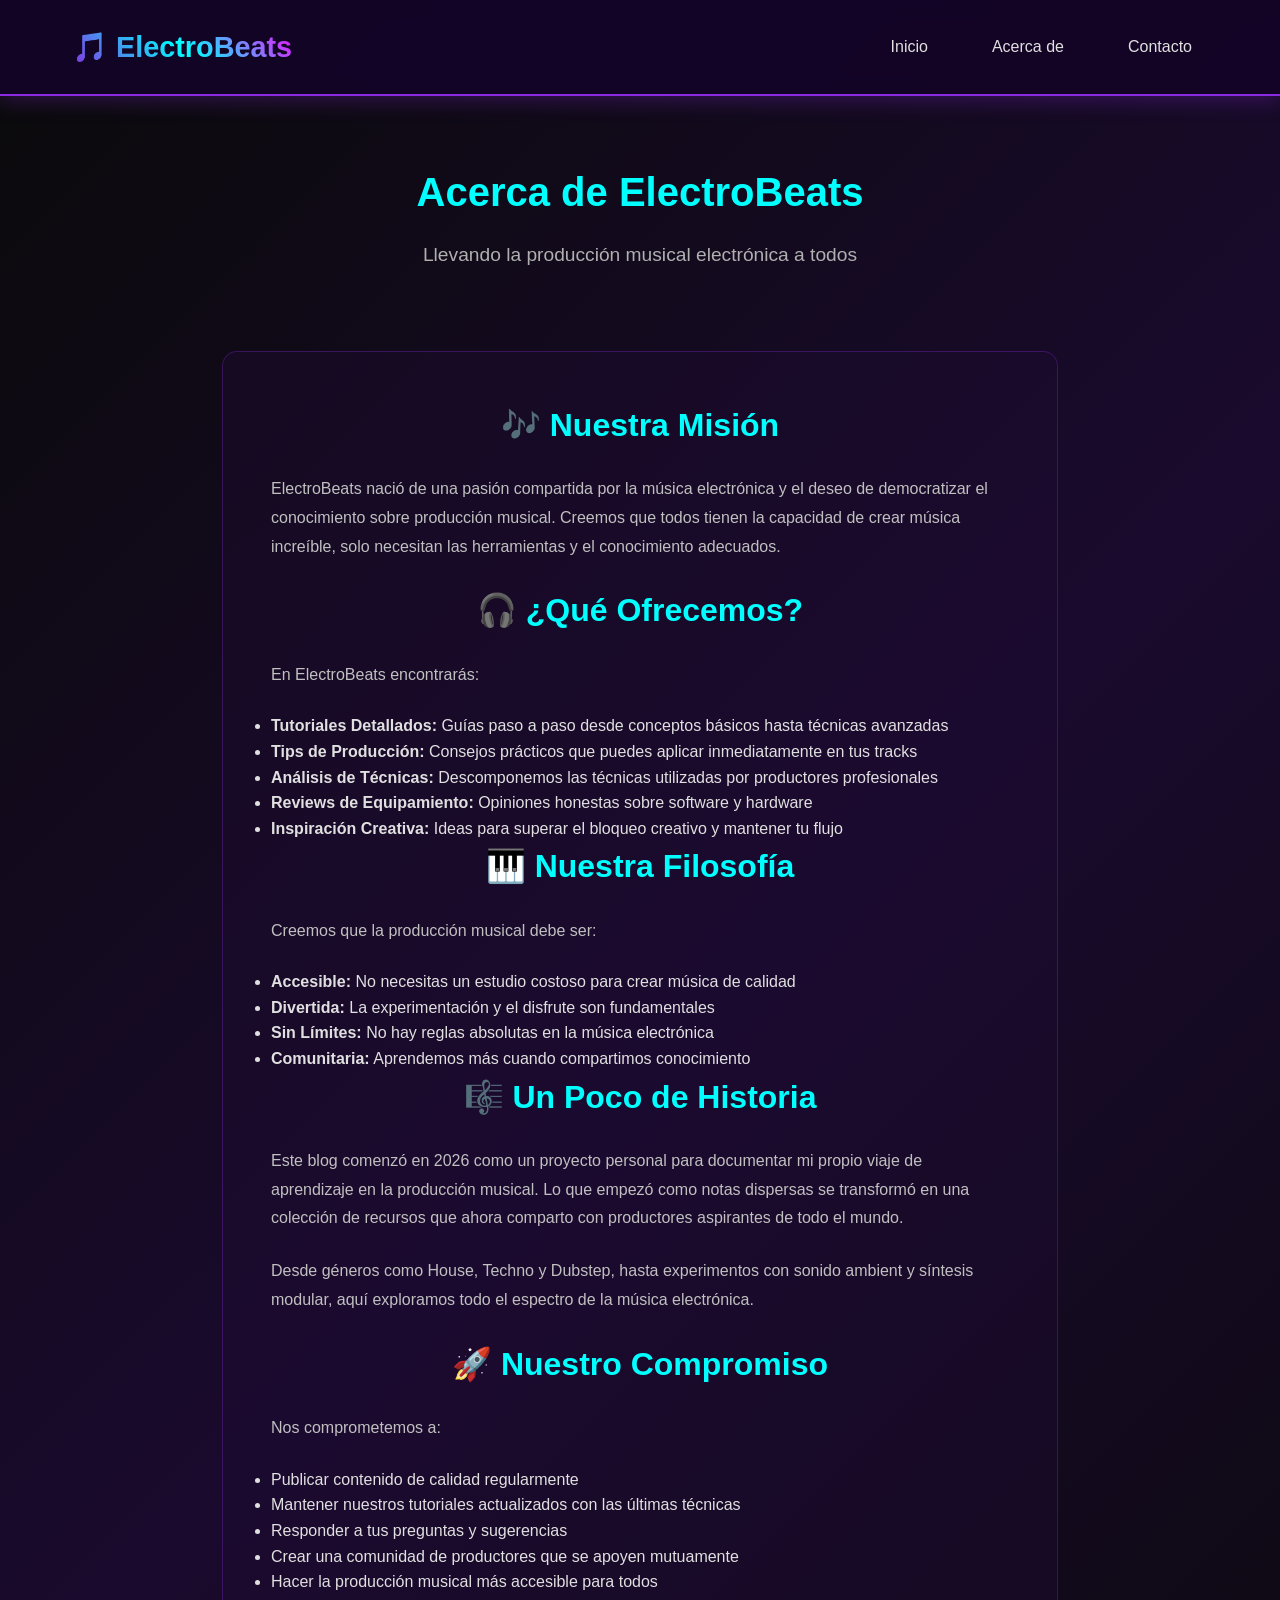
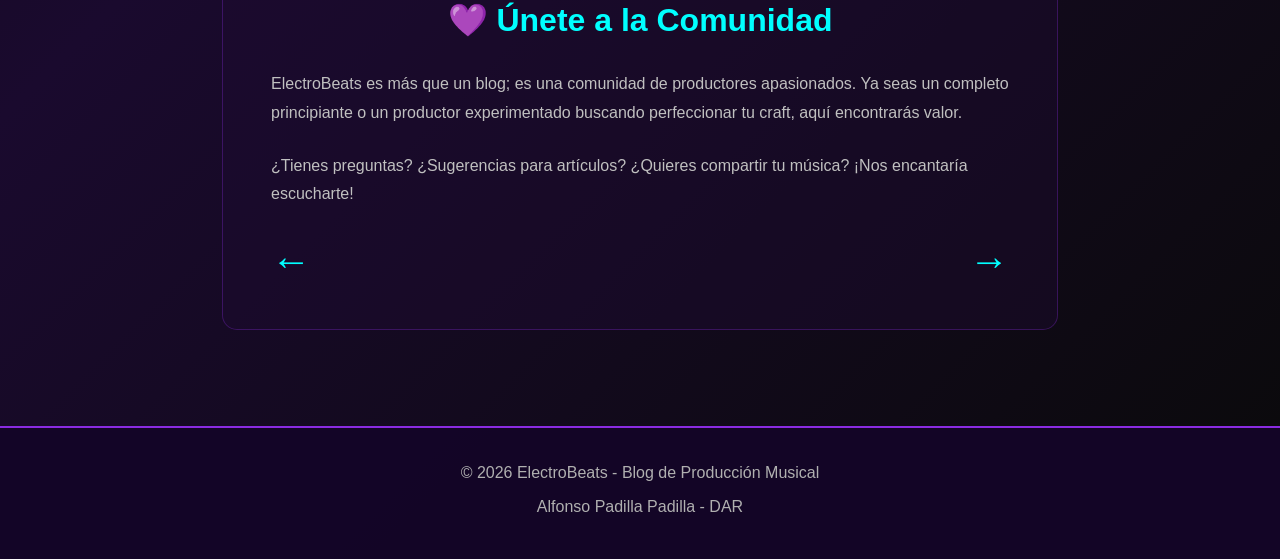
<file: acerca.html>
<!DOCTYPE html>
<html lang="es">
<head>
    <meta charset="UTF-8">
    <meta name="viewport" content="width=device-width, initial-scale=1.0">
    <title>Acerca de - ElectroBeats</title>
    <link rel="stylesheet" href="css/styles.css">
</head>
<body>
    <header>
        <nav>
            <a href="index.html" class="logo">🎵 ElectroBeats</a>
            <ul class="nav-links">
                <li><a href="index.html">Inicio</a></li>
                <li><a href="acerca.html">Acerca de</a></li>
                <li><a href="contacto.html">Contacto</a></li>
            </ul>
        </nav>
    </header>

    <main class="about-section">
        <div class="about-header">
            <h1>Acerca de ElectroBeats</h1>
            <p>Llevando la producción musical electrónica a todos</p>
        </div>

        <div class="about-content">
            <h2>🎶 Nuestra Misión</h2>
            <p>ElectroBeats nació de una pasión compartida por la música electrónica y el deseo de democratizar el conocimiento sobre producción musical. Creemos que todos tienen la capacidad de crear música increíble, solo necesitan las herramientas y el conocimiento adecuados.</p>

            <h2>🎧 ¿Qué Ofrecemos?</h2>
            <p>En ElectroBeats encontrarás:</p>
            <ul>
                <li><strong>Tutoriales Detallados:</strong> Guías paso a paso desde conceptos básicos hasta técnicas avanzadas</li>
                <li><strong>Tips de Producción:</strong> Consejos prácticos que puedes aplicar inmediatamente en tus tracks</li>
                <li><strong>Análisis de Técnicas:</strong> Descomponemos las técnicas utilizadas por productores profesionales</li>
                <li><strong>Reviews de Equipamiento:</strong> Opiniones honestas sobre software y hardware</li>
                <li><strong>Inspiración Creativa:</strong> Ideas para superar el bloqueo creativo y mantener tu flujo</li>
            </ul>

            <h2>🎹 Nuestra Filosofía</h2>
            <p>Creemos que la producción musical debe ser:</p>
            <ul>
                <li><strong>Accesible:</strong> No necesitas un estudio costoso para crear música de calidad</li>
                <li><strong>Divertida:</strong> La experimentación y el disfrute son fundamentales</li>
                <li><strong>Sin Límites:</strong> No hay reglas absolutas en la música electrónica</li>
                <li><strong>Comunitaria:</strong> Aprendemos más cuando compartimos conocimiento</li>
            </ul>

            <h2>🎼 Un Poco de Historia</h2>
            <p>Este blog comenzó en 2026 como un proyecto personal para documentar mi propio viaje de aprendizaje en la producción musical. Lo que empezó como notas dispersas se transformó en una colección de recursos que ahora comparto con productores aspirantes de todo el mundo.</p>

            <p>Desde géneros como House, Techno y Dubstep, hasta experimentos con sonido ambient y síntesis modular, aquí exploramos todo el espectro de la música electrónica.</p>

            <h2>🚀 Nuestro Compromiso</h2>
            <p>Nos comprometemos a:</p>
            <ul>
                <li>Publicar contenido de calidad regularmente</li>
                <li>Mantener nuestros tutoriales actualizados con las últimas técnicas</li>
                <li>Responder a tus preguntas y sugerencias</li>
                <li>Crear una comunidad de productores que se apoyen mutuamente</li>
                <li>Hacer la producción musical más accesible para todos</li>
            </ul>

            <h2>💜 Únete a la Comunidad</h2>
            <p>ElectroBeats es más que un blog; es una comunidad de productores apasionados. Ya seas un completo principiante o un productor experimentado buscando perfeccionar tu craft, aquí encontrarás valor.</p>

            <p>¿Tienes preguntas? ¿Sugerencias para artículos? ¿Quieres compartir tu música? ¡Nos encantaría escucharte!</p>

            <div class="buttons-container">
                <a href="index.html" class="back-button">←</a>
                <a href="contacto.html" class="next-button">→</a>
            </div>
        </div>
    </main>

    <footer>
        <p>&copy; 2026 ElectroBeats - Blog de Producción Musical</p>
        <p> Alfonso Padilla Padilla - DAR</p>
    </footer>
    <script src="script.js"></script>
</body>
</html>
</file>
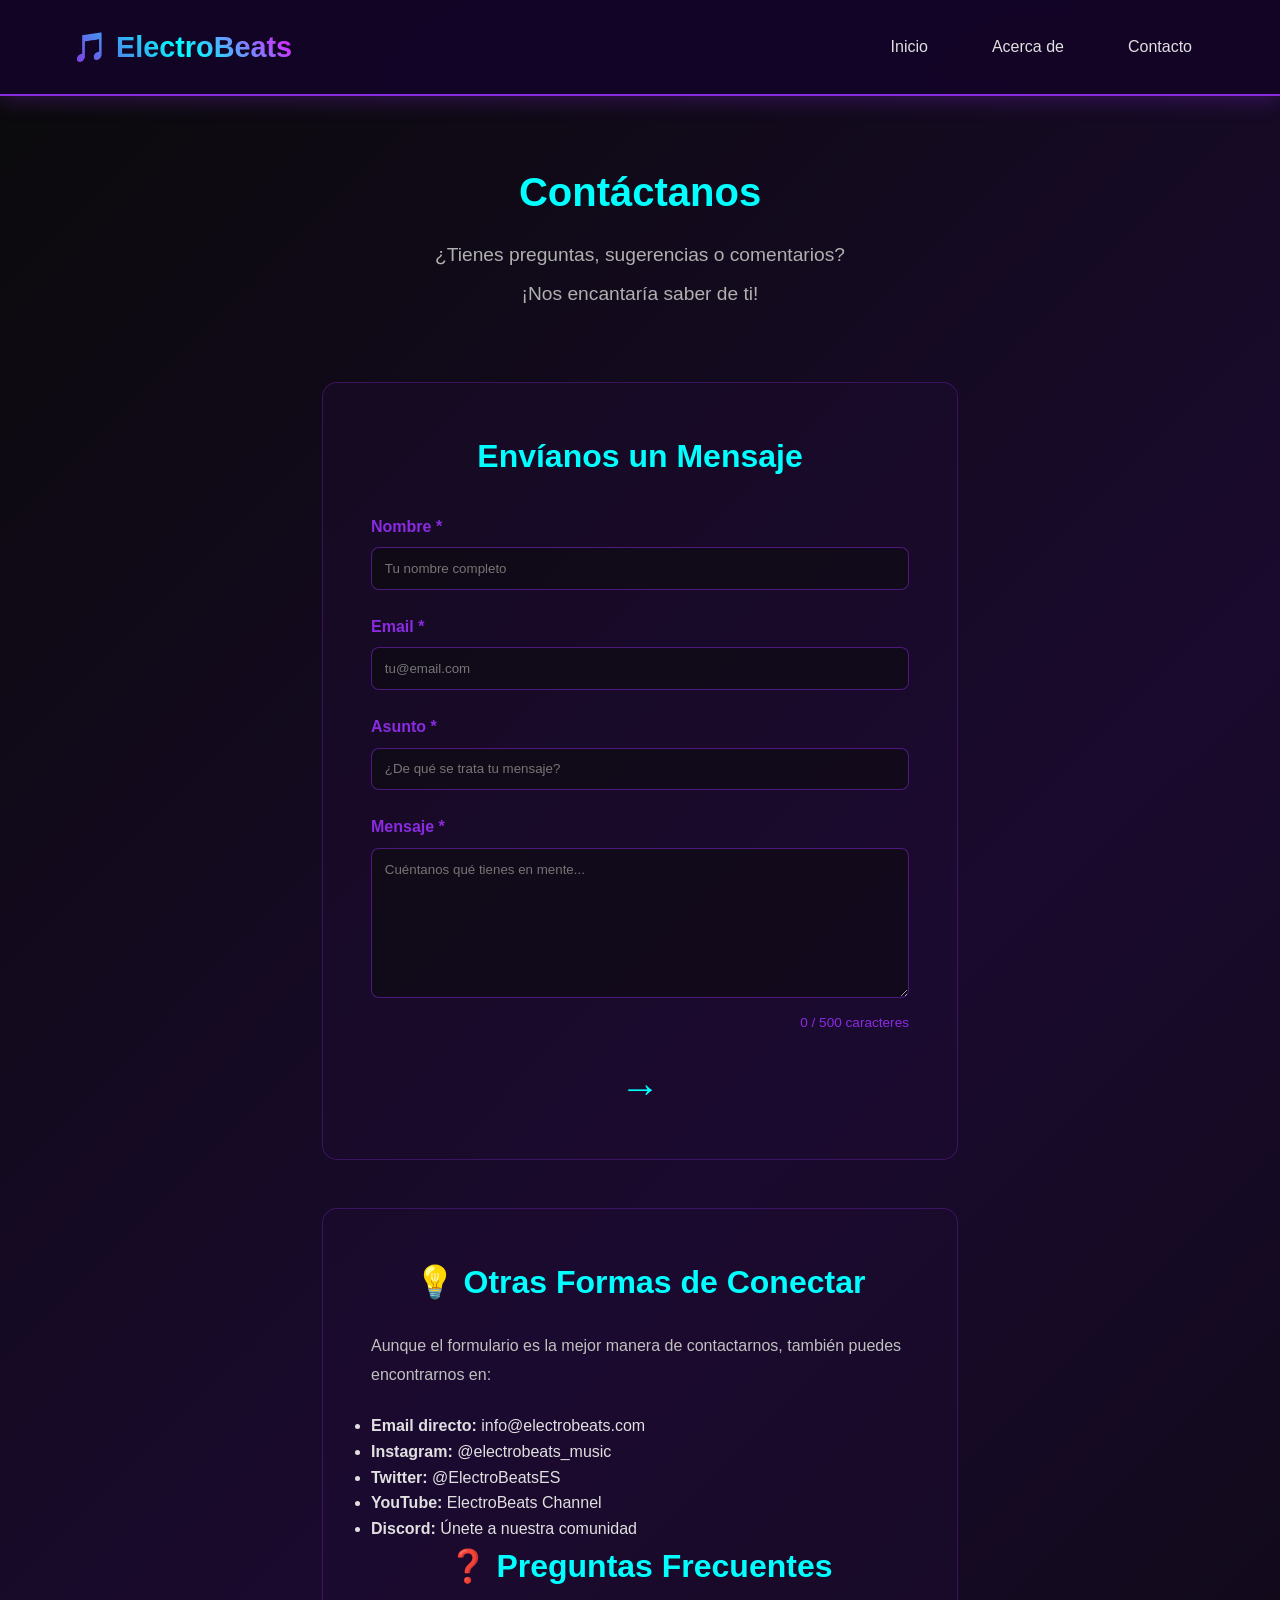
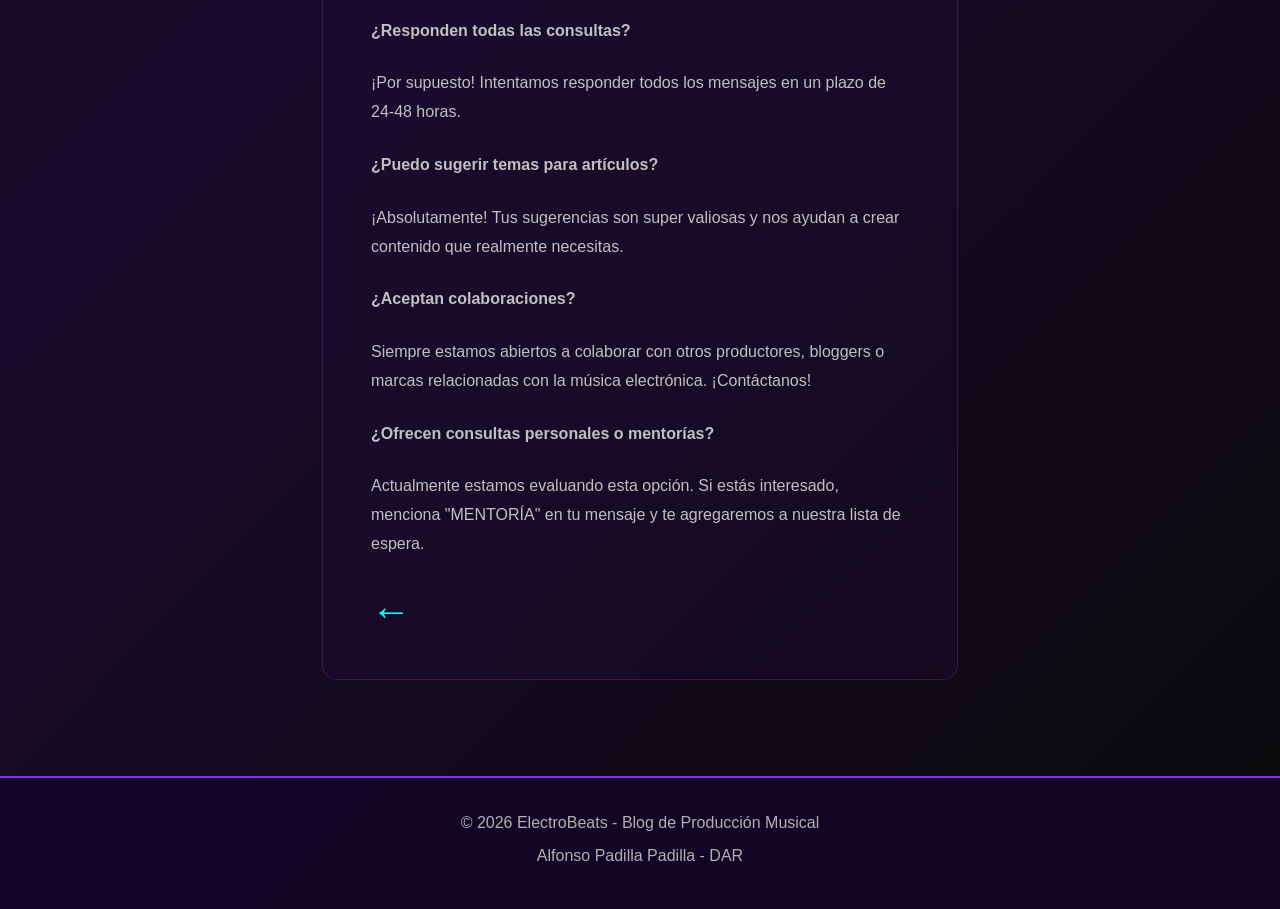
<file: contacto.html>
<!DOCTYPE html>
<html lang="es">
<head>
    <meta charset="UTF-8">
    <meta name="viewport" content="width=device-width, initial-scale=1.0">
    <title>Contacto - ElectroBeats</title>
    <link rel="stylesheet" href="css/styles.css">
</head>
<body>
    <header>
        <nav>
            <a href="index.html" class="logo">🎵 ElectroBeats</a>
            <ul class="nav-links">
                <li><a href="index.html">Inicio</a></li>
                <li><a href="acerca.html">Acerca de</a></li>
                <li><a href="contacto.html">Contacto</a></li>
            </ul>
        </nav>
    </header>

    <main class="contact-section">
        <div class="contact-header">
            <h1>Contáctanos</h1>
            <p>¿Tienes preguntas, sugerencias o comentarios?</p>
            <p>¡Nos encantaría saber de ti!</p>
        </div>

        <form class="contact-form" action="#" method="POST">
            <h2>Envíanos un Mensaje</h2>
            
            <div class="form-group">
                <label for="nombre">Nombre *</label>
                <input type="text" id="nombre" name="nombre" required placeholder="Tu nombre completo">
            </div>

            <div class="form-group">
                <label for="email">Email *</label>
                <input type="email" id="email" name="email" required placeholder="tu@email.com">
            </div>

            <div class="form-group">
                <label for="asunto">Asunto *</label>
                <input type="text" id="asunto" name="asunto" required placeholder="¿De qué se trata tu mensaje?">
            </div>

            <div class="form-group">
                <label for="mensaje">Mensaje *</label>
                <textarea id="mensaje" name="mensaje" required placeholder="Cuéntanos qué tienes en mente..."></textarea>
            </div>

            <button type="submit" class="submit-button">→</button>
        </form>

        <div class="about-content" style="margin-top: 3rem;">
            <h2>💡 Otras Formas de Conectar</h2>
            <p>Aunque el formulario es la mejor manera de contactarnos, también puedes encontrarnos en:</p>
            <ul>
                <li><strong>Email directo:</strong> info@electrobeats.com</li>
                <li><strong>Instagram:</strong> @electrobeats_music</li>
                <li><strong>Twitter:</strong> @ElectroBeatsES</li>
                <li><strong>YouTube:</strong> ElectroBeats Channel</li>
                <li><strong>Discord:</strong> Únete a nuestra comunidad</li>
            </ul>

            <h2>❓ Preguntas Frecuentes</h2>
            <p><strong>¿Responden todas las consultas?</strong></p>
            <p>¡Por supuesto! Intentamos responder todos los mensajes en un plazo de 24-48 horas.</p>

            <p><strong>¿Puedo sugerir temas para artículos?</strong></p>
            <p>¡Absolutamente! Tus sugerencias son super valiosas y nos ayudan a crear contenido que realmente necesitas.</p>

            <p><strong>¿Aceptan colaboraciones?</strong></p>
            <p>Siempre estamos abiertos a colaborar con otros productores, bloggers o marcas relacionadas con la música electrónica. ¡Contáctanos!</p>

            <p><strong>¿Ofrecen consultas personales o mentorías?</strong></p>
            <p>Actualmente estamos evaluando esta opción. Si estás interesado, menciona "MENTORÍA" en tu mensaje y te agregaremos a nuestra lista de espera.</p>

            <div class="buttons-container">
                <a href="index.html" class="back-button">←</a>
            </div>
        </div>
    </main>

    <footer>
        <p>&copy; 2026 ElectroBeats - Blog de Producción Musical</p>
        <p> Alfonso Padilla Padilla - DAR</p>
    </footer>
    <script src="../script.js"></script>
</body>
</html>
</file>
<file: css/styles.css>
/* Reset y estilos base */

* {
    margin: 0;
    padding: 0;
    box-sizing: border-box;
}
 
body {
    font-family: 'Segoe UI', Tahoma, Geneva, Verdana, sans-serif;
    line-height: 1.6;
    color: #e0e0e0;
    background: linear-gradient(135deg, #0a0a0a 0%, #1a0a2e 50%, #0a0a0a 100%);
    min-height: 100vh;
}
 
/* Header y navegación */

header {
    background: rgba(20, 5, 40, 0.95);
    backdrop-filter: blur(10px);
    padding: 1.5rem 0;
    position: sticky;
    top: 0;
    z-index: 1000;
    box-shadow: 0 4px 20px rgba(138, 43, 226, 0.3);
    border-bottom: 2px solid #8a2be2;
}
 
nav {
    max-width: 1200px;
    margin: 0 auto;
    display: flex;
    justify-content: space-between;
    align-items: center;
    padding: 0 2rem;
}
 
.logo {
    font-size: 1.8rem;
    font-weight: bold;
    background: linear-gradient(45deg, #8a2be2, #00ffff, #ff00ff);
    -webkit-background-clip: text;
    -webkit-text-fill-color: transparent;
    background-clip: text;
    text-decoration: none;
}
 
.nav-links {
    display: flex;
    list-style: none;
    gap: 2rem;
}
 
.nav-links a {
    color: #e0e0e0;
    text-decoration: none;
    font-weight: 500;
    padding: 0.5rem 1rem;
    border-radius: 5px;
    transition: all 0.3s ease;
    position: relative;
}
 
.nav-links a:hover {
    color: #00ffff;
    background: rgba(138, 43, 226, 0.2);
}
 
.nav-links a::after {
    content: '';
    position: absolute;
    bottom: 0;
    left: 50%;
    width: 0;
    height: 2px;
    background: linear-gradient(90deg, #8a2be2, #00ffff);
    transition: all 0.3s ease;
    transform: translateX(-50%);
}
 
.nav-links a:hover::after {
    width: 80%;
}
 
/* Contenedor principal */

.container {
    max-width: 1200px;
    margin: 0 auto;
    padding: 2rem;
}
 
/* Hero section */

.hero {
    position: relative;
    text-align: center;
    padding: 4rem 2rem;
    border-radius: 15px;
    margin-bottom: 3rem;
    border: 1px solid rgba(138, 43, 226, 0.3);
    overflow: hidden;
    min-height: 400px;
    display: flex;
    align-items: center;
    justify-content: center;
}

.video-background {
    position: absolute;
    top: 0;
    left: 0;
    width: 100%;
    height: 100%;
    z-index: 0;
    overflow: hidden;
}

.video-background video {
    position: absolute;
    top: 50%;
    left: 50%;
    min-width: 100%;
    min-height: 100%;
    width: auto;
    height: auto;
    transform: translate(-50%, -50%);
    object-fit: cover;
    pointer-events: none;
    /* Mejorar calidad del video */
    filter: contrast(1.05) brightness(1.02);
}

@media (min-aspect-ratio: 16/9) {
    .video-background video {
        width: 100%;
        height: auto;
    }
}

@media (max-aspect-ratio: 16/9) {
    .video-background video {
        width: auto;
        height: 100%;
    }
}

.video-overlay {
    position: absolute;
    top: 0;
    left: 0;
    width: 100%;
    height: 100%;
    background: linear-gradient(135deg, rgba(10, 10, 26, 0.7), rgba(26, 10, 46, 0.7));
    z-index: 1;
}

.hero-content {
    position: relative;
    z-index: 2;
}

/* Botón de sonido para el video */
.sound-toggle {
    position: absolute;
    bottom: 30px;
    right: 30px;
    z-index: 3;
    background: rgba(138, 43, 226, 0.8);
    border: 2px solid rgba(255, 255, 255, 0.3);
    border-radius: 50%;
    width: 60px;
    height: 60px;
    font-size: 1.8rem;
    cursor: pointer;
    display: flex;
    align-items: center;
    justify-content: center;
    transition: all 0.3s ease;
    backdrop-filter: blur(10px);
    box-shadow: 0 4px 15px rgba(0, 0, 0, 0.3);
}

.sound-toggle:hover {
    background: rgba(138, 43, 226, 1);
    transform: scale(1.1);
    box-shadow: 0 6px 20px rgba(138, 43, 226, 0.6);
}

.sound-toggle:active {
    transform: scale(0.95);
}
 
.hero h1 {
    font-size: 3rem;
    margin-bottom: 1rem;
    background: linear-gradient(45deg, #8a2be2, #00ffff, #ff00ff, #8a2be2);
    -webkit-background-clip: text;
    -webkit-text-fill-color: transparent;
    background-clip: text;
    animation: gradient 3s ease infinite;
    background-size: 200% auto;
    filter: drop-shadow(0 2px 8px rgba(0, 0, 0, 0.8));
}
 
@keyframes gradient {
    0%, 100% { background-position: 0% center; }
    50% { background-position: 100% center; }
}
 
.hero p {
    font-size: 1.3rem;
    color: #e0e0e0;
    margin-bottom: 2rem;
    text-shadow: 0 2px 8px rgba(0, 0, 0, 0.8);
}

 
/* Grid de entradas */

.blog-grid {
    display: grid;
    grid-template-columns: repeat(auto-fit, minmax(350px, 1fr));
    gap: 2rem;
    margin-bottom: 3rem;
}
 
.blog-card {
    background: rgba(30, 10, 50, 0.6);
    border-radius: 15px;
    overflow: hidden;
    transition: all 0.3s ease;
    border: 1px solid rgba(138, 43, 226, 0.3);
    cursor: pointer;
    display: flex;
    flex-direction: column;
    height: 100%;
}
 
.blog-card:hover {
    transform: translateY(-10px);
    box-shadow: 0 15px 40px rgba(138, 43, 226, 0.4);
    border-color: #00ffff;
}
 
.blog-card img {
    width: 100%;
    height: 250px;
    object-fit: cover;
    transition: transform 0.3s ease;
}
 
.blog-card:hover img {
    transform: scale(1.1);
}
 
.blog-card-content {
    padding: 1.5rem;
    display: flex;
    flex-direction: column;
    flex-grow: 1;
}
 
.blog-card h2 {
    color: #00ffff;
    margin-bottom: 0.5rem;
    font-size: 1.5rem;
    text-align: center;
}
 
.blog-date {
    color: #8a2be2;
    font-size: 0.9rem;
    margin-bottom: 1rem;
}
 
.blog-card p {
    color: #b0b0b0;
    margin-bottom: 1rem;
    line-height: 1.6;
}
 
.read-more {
    display: block;
    width: fit-content;
    margin: auto auto 0;
    color: #00ffff;
    text-decoration: none;
    font-weight: bold;
    padding: 0.5rem 1.5rem;
    border: 2px solid #00ffff;
    border-radius: 25px;
    transition: all 0.3s ease;
}
 
.read-more:hover {
    background: #00ffff;
    color: #0a0a0a;
    transform: scale(1.05);
}
 
/* Artículo completo */

.article {
    max-width: 900px;
    margin: 0 auto;
    padding: 2rem;
}
 
/* Hero con imagen y título superpuesto */
.article-hero {
    position: relative;
    width: 100%;
    height: 500px;
    margin-bottom: 3rem;
    border-radius: 15px;
    overflow: hidden;
    border: 2px solid rgba(138, 43, 226, 0.3);
}

.hero-image {
    width: 100%;
    height: 100%;
    object-fit: cover;
    display: block;
}

.article-header-overlay {
    position: absolute;
    bottom: 0;
    left: 0;
    right: 0;
    padding: 3rem 2rem;
    background: linear-gradient(to top, rgba(10, 10, 26, 0.85) 0%, rgba(10, 10, 26, 0.5) 70%, transparent 100%);
    text-align: center;
}

.article-header-overlay h1 {
    font-size: 2.2rem;
    color: #00ffff;
    margin-bottom: 0.5rem;
    text-shadow: 0 2px 8px rgba(0, 0, 0, 0.4);
    animation: fadeInUp 0.8s ease-out;
    white-space: nowrap;
    overflow: hidden;
    text-overflow: ellipsis;
}

/* Media queries para el título en pantallas más pequeñas */
@media (max-width: 1200px) {
    .article-header-overlay h1 {
        font-size: 1.8rem;
    }
}

@media (max-width: 768px) {
    .article-header-overlay h1 {
        font-size: 1.4rem;
    }
}

@media (max-width: 480px) {
    .article-header-overlay h1 {
        font-size: 1.1rem;
    }
}

@keyframes fadeInUp {
    from {
        opacity: 0;
        transform: translateY(30px);
    }
    to {
        opacity: 1;
        transform: translateY(0);
    }
}
 
.article-meta {
    color: #8a2be2;
    font-size: 1.1rem;
    text-shadow: 0 2px 6px rgba(0, 0, 0, 0.4);
}

/* Estilos para las imágenes dentro del artículo */
.article-image {
    width: 100%;
    height: 400px;
    object-fit: contain;
    border-radius: 15px;
    margin-bottom: 2rem;
    border: 2px solid rgba(138, 43, 226, 0.3);
}
 
.article-content {
    background: rgba(30, 10, 50, 0.4);
    padding: 2rem;
    border-radius: 15px;
    border: 1px solid rgba(138, 43, 226, 0.2);
}
 
.article-content h2 {
    color: #00ffff;
    margin-top: 2rem;
    margin-bottom: 1rem;
    font-size: 1.8rem;
    text-align: center;
}
 
.article-content h3 {
    color: #8a2be2;
    margin-top: 1.5rem;
    margin-bottom: 0.8rem;
    font-size: 1.4rem;
}
 
.article-content p {
    color: #c0c0c0;
    margin-bottom: 1.5rem;
    line-height: 1.8;
}
 
.article-content ul, .article-content ol {
    color: #c0c0c0;
    margin-left: 2rem;
    margin-bottom: 1.5rem;
}
 
.article-content li {
    margin-bottom: 0.5rem;
}
 
/* Navegación entre artículos */
.article-navigation {
    display: flex;
    justify-content: space-between;
    align-items: center;
    gap: 1rem;
    margin-top: 2rem;
}

.back-button,
.next-button {
    display: inline-block;
    padding: 0;
    background: transparent;
    color: #00ffff;
    text-decoration: none;
    font-size: 2.5rem;
    font-weight: normal;
    line-height: 1;
    transition: all 0.3s ease;
}

/* Cuando solo hay el botón siguiente, alinearlo a la derecha */
.article-navigation:has(.next-button:only-child) {
    justify-content: flex-end;
}

/* Cuando solo hay el botón anterior, alinearlo a la izquierda */
.article-navigation:has(.back-button:only-child) {
    justify-content: flex-start;
}
 
.back-button:hover,
.next-button:hover {
    color: #8a2be2;
    transform: scale(1.2);
}

/* Responsive para navegación */
@media (max-width: 480px) {
    .article-navigation {
        flex-direction: column;
    }
    
    .back-button,
    .next-button {
        width: 100%;
        text-align: center;
    }
}
 
/* Página Acerca de... */

.about-section {
    max-width: 900px;
    margin: 0 auto;
    padding: 2rem;
}

.about-header {
    text-align: center;
    padding: 2rem;
    margin-bottom: 2rem;
}

.about-header h1 {
    font-size: 2.5rem;
    color: #00ffff;
    margin-bottom: 1rem;
}

.about-header p {
    font-size: 1.2rem;
    color: #b0b0b0;
}
 
.about-content {
    background: rgba(30, 10, 50, 0.4);
    padding: 3rem;
    border-radius: 15px;
    border: 1px solid rgba(138, 43, 226, 0.3);
    margin-top: 3rem;
}
 
.about-content h2 {
    color: #00ffff;
    margin-bottom: 1.5rem;
    font-size: 2rem;
    text-align: center;
}
 
.about-content p {
    color: #c0c0c0;
    margin-bottom: 1.5rem;
    line-height: 1.8;
}
 
/* Página de Contacto */

.contact-section {
    max-width: 700px;
    margin: 0 auto;
    padding: 2rem;
}

.contact-header {
    text-align: center;
    padding: 2rem;
    margin-bottom: 2rem;
}

.contact-header h1 {
    font-size: 2.5rem;
    color: #00ffff;
    margin-bottom: 1rem;
}

.contact-header p {
    font-size: 1.2rem;
    color: #b0b0b0;
    margin-bottom: 0.5rem;
}
 
.contact-form {
    background: rgba(30, 10, 50, 0.4);
    padding: 3rem;
    border-radius: 15px;
    border: 1px solid rgba(138, 43, 226, 0.3);
}
 
.contact-form h2 {
    color: #00ffff;
    margin-bottom: 2rem;
    text-align: center;
    font-size: 2rem;
}
 
.form-group {
    margin-bottom: 1.5rem;
}
 
.form-group label {
    display: block;
    color: #8a2be2;
    margin-bottom: 0.5rem;
    font-weight: bold;
}
 
.form-group input,
.form-group textarea {
    width: 100%;
    padding: 0.8rem;
    background: rgba(10, 10, 10, 0.5);
    border: 1px solid rgba(138, 43, 226, 0.5);
    border-radius: 8px;
    color: #e0e0e0;
    font-family: inherit;
    transition: all 0.3s ease;
}
 
.form-group input:focus,
.form-group textarea:focus {
    outline: none;
    border-color: #00ffff;
    box-shadow: 0 0 10px rgba(0, 255, 255, 0.3);
}
 
.form-group textarea {
    resize: vertical;
    min-height: 150px;
}
 
.submit-button {
    width: auto;
    padding: 0;
    margin: 2rem auto 0;
    display: block;
    background: transparent;
    color: #00ffff;
    border: none;
    font-size: 2.5rem;
    font-weight: normal;
    cursor: pointer;
    transition: all 0.3s ease;
}
 
.submit-button:hover {
    color: #8a2be2;
    transform: scale(1.2);
}
 
.buttons-container {
    display: flex;
    justify-content: space-between;
    align-items: center;
    gap: 1rem;
    margin-top: 2rem;
}

.buttons-container .back-button,
.buttons-container .next-button {
    padding: 0;
    background: transparent;
    color: #00ffff;
    font-size: 2.5rem;
    font-weight: normal;
    line-height: 1;
    text-decoration: none;
    transition: all 0.3s ease;
}

.buttons-container .back-button:hover,
.buttons-container .next-button:hover {
    color: #8a2be2;
    transform: scale(1.2);
    box-shadow: none;
}
 
/* Footer */

footer {
    background: rgba(20, 5, 40, 0.95);
    color: #b0b0b0;
    text-align: center;
    padding: 2rem;
    margin-top: 4rem;
    border-top: 2px solid #8a2be2;
}
 
footer p {
    margin-bottom: 0.5rem;
}
 
footer a {
    color: #00ffff;
    text-decoration: none;
}
 
footer a:hover {
    color: #8a2be2;
}
 
/* Botón "Volver arriba" */

#boton-arriba {
    position: fixed;
    bottom: 2rem;
    right: 2rem;
    width: 50px;
    height: 50px;
    background: linear-gradient(45deg, #8a2be2, #00ffff);
    color: #0a0a0a;
    border: none;
    border-radius: 50%;
    font-size: 1.2rem;
    font-weight: bold;
    cursor: pointer;
    opacity: 0;
    pointer-events: none;
    transition: opacity 0.3s ease, transform 0.3s ease, box-shadow 0.3s ease;
    z-index: 999;
}
 
#boton-arriba:hover {
    transform: scale(1.1);
    box-shadow: 0 5px 20px rgba(138, 43, 226, 0.6);
}
 
/* Contador de caracteres */

#contador-chars {
    font-size: 0.85rem;
    color: #8a2be2;
    margin-top: 0.4rem;
    text-align: right;
    transition: color 0.3s ease;
}
 
/* Responsive */

@media (max-width: 768px) {
    .nav-links {
        gap: 1rem;
    }
    
    .hero h1 {
        font-size: 2rem;
    }
    
    .hero p {
        font-size: 1rem;
    }
    
    .sound-toggle {
        width: 50px;
        height: 50px;
        font-size: 1.5rem;
        bottom: 20px;
        right: 20px;
    }
    
    .blog-grid {
        grid-template-columns: 1fr;
    }
    
    .article-header h1 {
        font-size: 1.8rem;
    }
    
    .article-image {
        height: 250px;
    }
}
</file>
